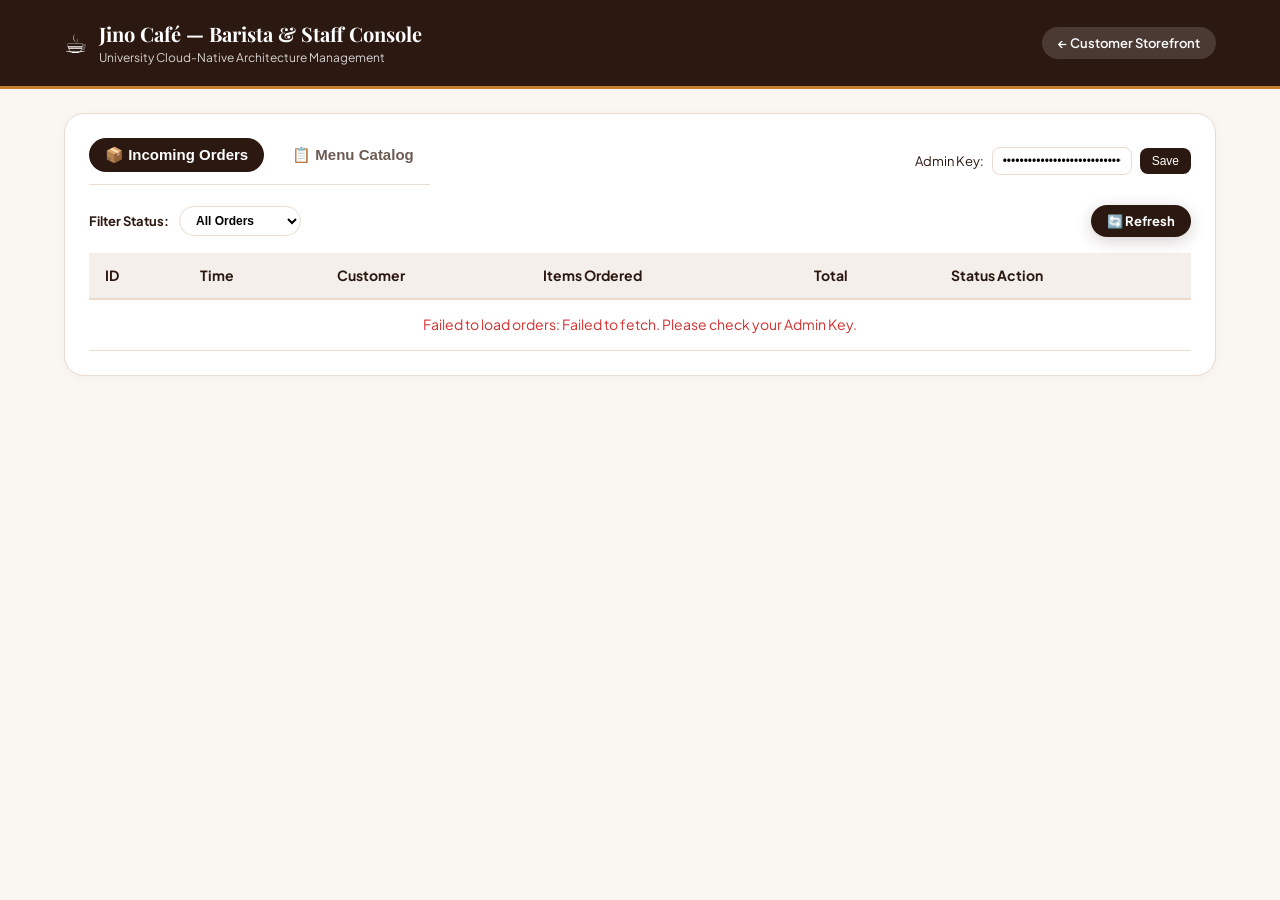
<file: frontend/admin/index.html>
<!DOCTYPE html>
<html lang="en">
<head>
  <meta charset="UTF-8">
  <meta name="viewport" content="width=device-width, initial-scale=1.0">
  <title>Staff Admin Portal — Jino Café</title>
  <link rel="stylesheet" href="../css/style.css">
  <style>
    .admin-header {
      background: var(--coffee-dark);
      color: white;
      padding: 18px 0;
      border-bottom: 3px solid var(--accent-caramel);
    }

    .admin-title-row {
      display: flex;
      justify-content: space-between;
      align-items: center;
      flex-wrap: wrap;
      gap: 16px;
    }

    .admin-controls-card {
      background: var(--bg-card);
      border: 1px solid var(--border-light);
      border-radius: var(--radius-lg);
      padding: 24px;
      margin: 24px 0;
      box-shadow: var(--shadow-sm);
    }

    .admin-tabs {
      display: flex;
      gap: 12px;
      border-bottom: 1px solid var(--border-light);
      padding-bottom: 12px;
      margin-bottom: 24px;
    }

    .admin-tab {
      background: none;
      border: none;
      font-size: 15px;
      font-weight: 700;
      color: var(--text-secondary);
      cursor: pointer;
      padding: 8px 16px;
      border-radius: var(--radius-full);
      transition: all 0.2s;
    }

    .admin-tab.active {
      background: var(--coffee-dark);
      color: white;
    }

    /* Tables */
    .table-container {
      width: 100%;
      overflow-x: auto;
    }

    .admin-table {
      width: 100%;
      border-collapse: collapse;
      text-align: left;
      font-size: 14px;
    }

    .admin-table th {
      background: var(--bg-subtle);
      color: var(--coffee-dark);
      padding: 12px 16px;
      font-weight: 700;
      border-bottom: 2px solid var(--border-light);
    }

    .admin-table td {
      padding: 14px 16px;
      border-bottom: 1px solid var(--border-light);
      vertical-align: middle;
    }

    .admin-table tr:hover {
      background: var(--bg-warm-tint);
    }

    .status-select {
      padding: 6px 12px;
      border-radius: var(--radius-full);
      border: 1px solid var(--border-light);
      font-weight: 700;
      font-size: 12px;
      cursor: pointer;
      background: white;
      outline: none;
    }
  </style>
</head>
<body>

  <!-- Admin Navbar -->
  <header class="admin-header">
    <div class="container admin-title-row">
      <div style="display: flex; align-items: center; gap: 12px;">
        <span style="font-size: 26px;">☕</span>
        <div>
          <h1 style="font-family: var(--font-serif); font-size: 20px;">Jino Café — Barista & Staff Console</h1>
          <p style="font-size: 12px; opacity: 0.8;">University Cloud-Native Architecture Management</p>
        </div>
      </div>
      <div>
        <a href="../index.html" style="color: white; text-decoration: none; font-size: 13px; font-weight: 600; background: rgba(255, 255, 255, 0.15); padding: 8px 16px; border-radius: var(--radius-full);">
          ← Customer Storefront
        </a>
      </div>
    </div>
  </header>

  <main class="container">
    <div class="admin-controls-card">
      <div style="display: flex; justify-content: space-between; align-items: center; flex-wrap: wrap; gap: 16px; margin-bottom: 20px;">
        <!-- Tabs -->
        <div class="admin-tabs" style="margin-bottom: 0;">
          <button class="admin-tab active" id="tabOrdersBtn" onclick="switchTab('orders')">
            📦 Incoming Orders
          </button>
          <button class="admin-tab" id="tabProductsBtn" onclick="switchTab('products')">
            📋 Menu Catalog
          </button>
        </div>

        <!-- Admin Key Setting -->
        <div style="display: flex; align-items: center; gap: 8px; font-size: 13px;">
          <span>Admin Key:</span>
          <input type="password" id="adminKeyInput" style="padding: 6px 10px; border: 1px solid var(--border-light); border-radius: var(--radius-sm); font-size: 12px; width: 140px;" title="Stored securely in browser memory">
          <button onclick="saveAdminKey()" style="padding: 6px 12px; background: var(--coffee-dark); color: white; border: none; border-radius: var(--radius-sm); cursor: pointer; font-size: 12px;">
            Save
          </button>
        </div>
      </div>

      <!-- ── SECTION: Orders Management ────────────────────── -->
      <div id="sectionOrders">
        <div style="display: flex; justify-content: space-between; align-items: center; margin-bottom: 16px;">
          <div style="display: flex; gap: 10px; align-items: center;">
            <label for="filterOrderStatus" style="font-size: 13px; font-weight: 700;">Filter Status:</label>
            <select id="filterOrderStatus" class="status-select" onchange="loadAdminOrders()">
              <option value="">All Orders</option>
              <option value="PENDING">PENDING</option>
              <option value="CONFIRMED">CONFIRMED</option>
              <option value="PREPARING">PREPARING</option>
              <option value="READY">READY</option>
              <option value="COMPLETED">COMPLETED</option>
              <option value="CANCELLED">CANCELLED</option>
            </select>
          </div>
          <button onclick="loadAdminOrders()" class="btn-primary" style="width: auto; padding: 8px 16px; font-size: 13px;">
            <span>🔄 Refresh</span>
          </button>
        </div>

        <div class="table-container">
          <table class="admin-table">
            <thead>
              <tr>
                <th>ID</th>
                <th>Time</th>
                <th>Customer</th>
                <th>Items Ordered</th>
                <th>Total</th>
                <th>Status Action</th>
              </tr>
            </thead>
            <tbody id="ordersTableBody">
              <tr><td colspan="6" style="text-align: center;">Loading orders...</td></tr>
            </tbody>
          </table>
        </div>
      </div>

      <!-- ── SECTION: Products Management ──────────────────── -->
      <div id="sectionProducts" style="display: none;">
        <div style="display: flex; justify-content: space-between; align-items: center; margin-bottom: 16px;">
          <h2 style="font-size: 18px; font-weight: 700; color: var(--coffee-dark);">Product Catalog</h2>
          <button onclick="openNewProductModal()" class="btn-primary" style="width: auto; padding: 8px 18px; font-size: 13px;">
            <span>+ Add New Product</span>
          </button>
        </div>

        <div class="table-container">
          <table class="admin-table">
            <thead>
              <tr>
                <th>ID</th>
                <th>Item</th>
                <th>Price</th>
                <th>Customization Options</th>
                <th>Availability</th>
                <th>Actions</th>
              </tr>
            </thead>
            <tbody id="productsTableBody">
              <tr><td colspan="6" style="text-align: center;">Loading menu...</td></tr>
            </tbody>
          </table>
        </div>
      </div>
    </div>
  </main>

  <!-- Add Product Modal -->
  <div class="modal-overlay" id="newProductModal">
    <div class="modal-container" style="max-width: 440px;">
      <div class="modal-body">
        <h2 class="modal-title" style="margin-bottom: 16px;">Add New Menu Item</h2>
        <form id="newProductForm">
          <div class="form-group">
            <label class="form-label">Category *</label>
            <select id="prodCategory" class="form-input" required></select>
          </div>
          <div class="form-group">
            <label class="form-label">Product Name *</label>
            <input type="text" id="prodName" class="form-input" placeholder="e.g. Vanilla Cold Foam Latte" required>
          </div>
          <div class="form-group">
            <label class="form-label">Price (THB) *</label>
            <input type="number" step="0.5" id="prodPrice" class="form-input" placeholder="e.g. 95.00" required>
          </div>
          <div class="form-group">
            <label class="form-label">Description</label>
            <textarea id="prodDesc" class="form-input" rows="2" placeholder="Tasting notes..."></textarea>
          </div>
          <div class="form-group">
            <label class="form-label">Image URL</label>
            <input type="url" id="prodImg" class="form-input" placeholder="https://...">
          </div>

          <div style="display: flex; gap: 10px; margin-top: 20px;">
            <button type="submit" class="btn-primary" style="flex: 1;">Save Product</button>
            <button type="button" onclick="closeNewProductModal()" class="btn-primary" style="flex: 1; background: var(--border-light); color: var(--coffee-dark); box-shadow: none;">Cancel</button>
          </div>
        </form>
      </div>
    </div>
  </div>

  <script src="../js/toast.js"></script>
  <script src="../js/api.js"></script>
  <script>
    function saveAdminKey() {
      const key = document.getElementById('adminKeyInput').value.trim();
      Api.setAdminKey(key);
      Toast.success('Admin key saved!');
      loadAdminOrders();
    }

    function switchTab(tab) {
      document.getElementById('tabOrdersBtn').classList.toggle('active', tab === 'orders');
      document.getElementById('tabProductsBtn').classList.toggle('active', tab === 'products');
      document.getElementById('sectionOrders').style.display = tab === 'orders' ? 'block' : 'none';
      document.getElementById('sectionProducts').style.display = tab === 'products' ? 'block' : 'none';

      if (tab === 'orders') loadAdminOrders();
      if (tab === 'products') loadAdminProducts();
    }

    async function loadAdminOrders() {
      const tbody = document.getElementById('ordersTableBody');
      const filter = document.getElementById('filterOrderStatus').value;

      try {
        const res = await Api.getAdminOrders({ status: filter || undefined });
        const orders = res.items || [];

        if (orders.length === 0) {
          tbody.innerHTML = '<tr><td colspan="6" style="text-align: center; color: var(--text-muted); padding: 30px;">No orders found.</td></tr>';
          return;
        }

        tbody.innerHTML = orders.map(o => {
          const itemsText = o.items.map(it => `<div>• ${it.product_name || `Item #${it.product_id}`} × ${it.quantity}</div>`).join('');
          
          return `
            <tr>
              <td><strong>#${o.id}</strong></td>
              <td style="font-size: 12px; color: var(--text-muted);">${new Date(o.created_at).toLocaleTimeString([], {hour: '2-digit', minute: '2-digit'})}</td>
              <td>
                <div style="font-weight: 600;">${o.customer_name}</div>
                <div style="font-size: 12px; color: var(--text-muted);">${o.customer_email}</div>
              </td>
              <td>${itemsText}</td>
              <td><strong>฿${Number(o.total_amount).toFixed(2)}</strong></td>
              <td>
                <select class="status-select status-${o.status.toLowerCase()}" onchange="changeStatus(${o.id}, this.value)">
                  <option value="PENDING" ${o.status === 'PENDING' ? 'selected' : ''}>PENDING</option>
                  <option value="CONFIRMED" ${o.status === 'CONFIRMED' ? 'selected' : ''}>CONFIRMED</option>
                  <option value="PREPARING" ${o.status === 'PREPARING' ? 'selected' : ''}>PREPARING</option>
                  <option value="READY" ${o.status === 'READY' ? 'selected' : ''}>READY</option>
                  <option value="COMPLETED" ${o.status === 'COMPLETED' ? 'selected' : ''}>COMPLETED</option>
                  <option value="CANCELLED" ${o.status === 'CANCELLED' ? 'selected' : ''}>CANCELLED</option>
                </select>
              </td>
            </tr>
          `;
        }).join('');
      } catch (err) {
        tbody.innerHTML = `<tr><td colspan="6" style="text-align: center; color: var(--accent-red);">Failed to load orders: ${err.message}. Please check your Admin Key.</td></tr>`;
      }
    }

    async function changeStatus(orderId, newStatus) {
      try {
        await Api.updateOrderStatus(orderId, newStatus);
        Toast.success(`Order #${orderId} updated to ${newStatus}`);
        loadAdminOrders();
      } catch (err) {
        Toast.error(err.message);
        loadAdminOrders();
      }
    }

    async function loadAdminProducts() {
      const tbody = document.getElementById('productsTableBody');
      try {
        const res = await Api.getProducts({ limit: 100 });
        const prods = res.items || [];

        tbody.innerHTML = prods.map(p => `
          <tr>
            <td>#${p.id}</td>
            <td>
              <strong>${p.name}</strong>
              <div style="font-size: 12px; color: var(--text-muted);">${p.description || ''}</div>
            </td>
            <td>฿${Number(p.price).toFixed(2)}</td>
            <td style="font-size: 12px; color: var(--text-secondary);">${p.options ? Object.keys(p.options).join(', ') : 'Standard'}</td>
            <td>
              <span class="badge-status ${p.is_available ? 'status-ready' : 'status-cancelled'}">
                ${p.is_available ? 'Available' : 'Disabled'}
              </span>
            </td>
            <td>
              <button onclick="toggleProduct(${p.id}, ${!p.is_available})" style="padding: 4px 10px; font-size: 11px; border-radius: var(--radius-sm); border: 1px solid var(--border-light); cursor: pointer;">
                ${p.is_available ? 'Disable' : 'Enable'}
              </button>
            </td>
          </tr>
        `).join('');
      } catch (err) {
        tbody.innerHTML = `<tr><td colspan="6" style="text-align: center; color: var(--accent-red);">${err.message}</td></tr>`;
      }
    }

    async function toggleProduct(productId, newState) {
      try {
        await Api.updateProduct(productId, { is_available: newState });
        Toast.success(`Product #${productId} availability updated.`);
        loadAdminProducts();
      } catch (err) {
        Toast.error(err.message);
      }
    }

    async function openNewProductModal() {
      const modal = document.getElementById('newProductModal');
      const catSelect = document.getElementById('prodCategory');
      try {
        const cats = await Api.getCategories();
        catSelect.innerHTML = cats.map(c => `<option value="${c.id}">${c.name}</option>`).join('');
        modal.classList.add('active');
      } catch (err) {
        Toast.error('Could not load categories');
      }
    }

    function closeNewProductModal() {
      document.getElementById('newProductModal').classList.remove('active');
    }

    document.getElementById('newProductForm').addEventListener('submit', async (e) => {
      e.preventDefault();
      const payload = {
        category_id: parseInt(document.getElementById('prodCategory').value),
        name: document.getElementById('prodName').value.trim(),
        price: parseFloat(document.getElementById('prodPrice').value),
        description: document.getElementById('prodDesc').value.trim() || null,
        image_url: document.getElementById('prodImg').value.trim() || null
      };

      try {
        await Api.createProduct(payload);
        Toast.success('Product created!');
        closeNewProductModal();
        loadAdminProducts();
      } catch (err) {
        Toast.error(err.message);
      }
    });

    document.addEventListener('DOMContentLoaded', () => {
      document.getElementById('adminKeyInput').value = Api.getAdminKey();
      loadAdminOrders();
    });
  </script>
</body>
</html>
</file>
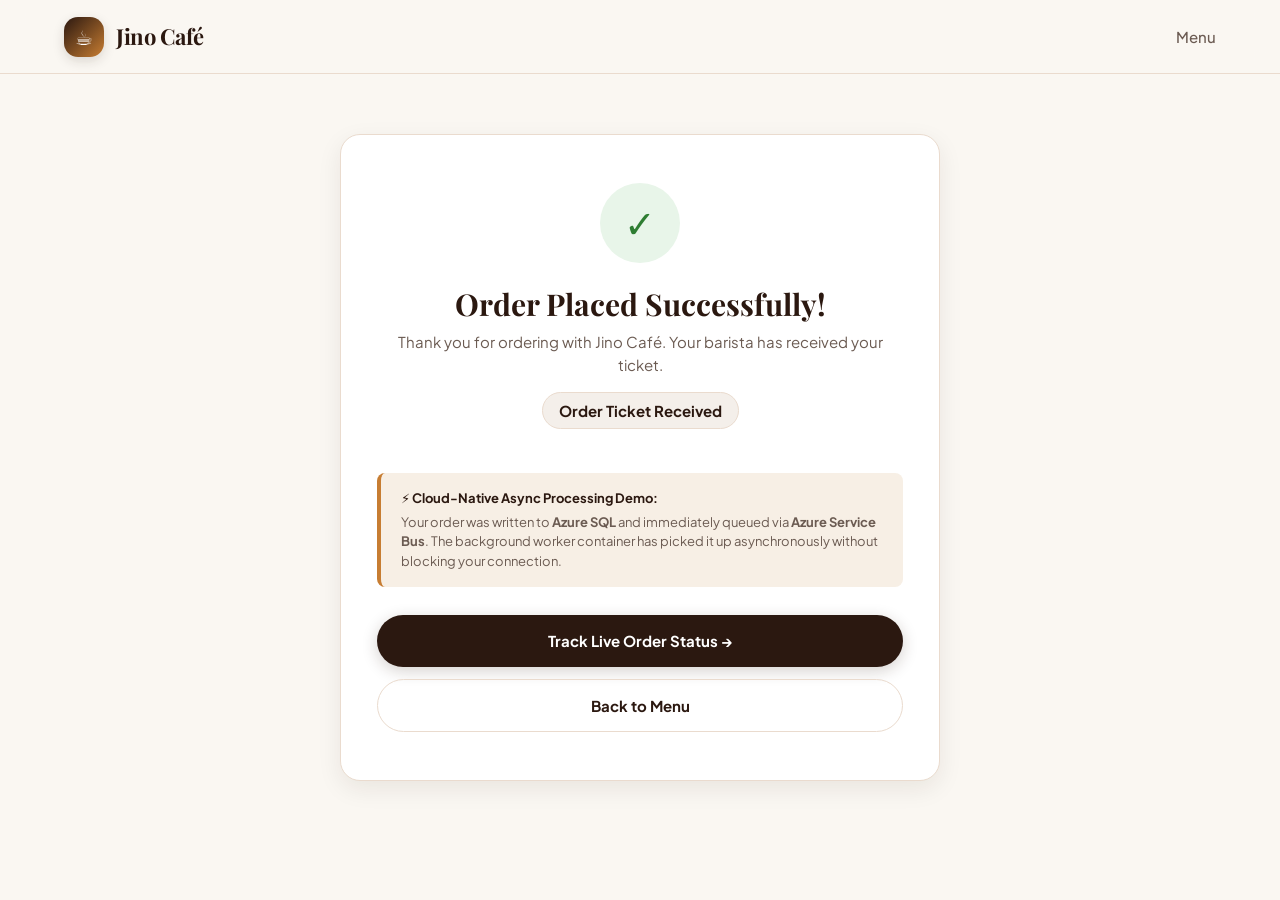
<file: frontend/confirmation.html>
<!DOCTYPE html>
<html lang="en">
<head>
  <meta charset="UTF-8">
  <meta name="viewport" content="width=device-width, initial-scale=1.0">
  <title>Order Confirmed — Jino Café</title>
  <link rel="stylesheet" href="css/style.css">
  <style>
    .confirm-container {
      max-width: 600px;
      margin: 60px auto 100px;
      background: var(--bg-card);
      border: 1px solid var(--border-light);
      border-radius: var(--radius-lg);
      padding: 48px 36px;
      text-align: center;
      box-shadow: var(--shadow-md);
    }

    .success-icon-wrap {
      width: 80px;
      height: 80px;
      background: #E8F5E9;
      color: #2E7D32;
      border-radius: var(--radius-full);
      display: flex;
      align-items: center;
      justify-content: center;
      font-size: 38px;
      margin: 0 auto 24px;
      animation: pop 0.4s cubic-bezier(0.16, 1, 0.3, 1);
    }

    @keyframes pop {
      0% { transform: scale(0.6); opacity: 0; }
      100% { transform: scale(1); opacity: 1; }
    }

    .order-id-badge {
      display: inline-block;
      background: var(--bg-subtle);
      border: 1px solid var(--border-light);
      padding: 6px 16px;
      border-radius: var(--radius-full);
      font-weight: 700;
      color: var(--coffee-dark);
      font-size: 15px;
      margin: 16px 0;
    }

    .cloud-architecture-notice {
      background: var(--bg-warm-tint);
      border-left: 4px solid var(--accent-caramel);
      padding: 16px 20px;
      border-radius: var(--radius-sm);
      text-align: left;
      font-size: 13px;
      color: var(--coffee-dark);
      margin: 28px 0;
      line-height: 1.5;
    }
  </style>
</head>
<body>

  <header class="navbar">
    <div class="container nav-container">
      <a href="index.html" class="brand">
        <div class="brand-icon">☕</div>
        <span class="brand-text">Jino Café</span>
      </a>
      <a href="index.html" class="nav-link">Menu</a>
    </div>
  </header>

  <main class="container">
    <div class="confirm-container">
      <div class="success-icon-wrap">✓</div>
      <h1 class="hero-title" style="font-size: 30px; margin-bottom: 8px;">Order Placed Successfully!</h1>
      <p style="color: var(--text-secondary); font-size: 15px;">Thank you for ordering with Jino Café. Your barista has received your ticket.</p>

      <div class="order-id-badge" id="orderBadge">Order #...</div>

      <!-- Cloud Architecture explanation for the university assignment -->
      <div class="cloud-architecture-notice">
        <strong>⚡ Cloud-Native Async Processing Demo:</strong>
        <p style="margin-top: 4px; color: var(--text-secondary);">
          Your order was written to <strong>Azure SQL</strong> and immediately queued via <strong>Azure Service Bus</strong>. The background worker container has picked it up asynchronously without blocking your connection.
        </p>
      </div>

      <div style="display: flex; flex-direction: column; gap: 12px; margin-top: 24px;">
        <a id="trackOrderBtn" href="#" class="btn-primary">
          <span>Track Live Order Status →</span>
        </a>
        <a href="index.html" class="btn-primary" style="background: transparent; color: var(--coffee-dark); border: 1px solid var(--border-light); box-shadow: none;">
          <span>Back to Menu</span>
        </a>
      </div>
    </div>
  </main>

  <script>
    document.addEventListener('DOMContentLoaded', () => {
      const urlParams = new URLSearchParams(window.location.search);
      const orderId = urlParams.get('id');
      const email = urlParams.get('email');

      if (orderId) {
        document.getElementById('orderBadge').textContent = `Order Ticket #${orderId}`;
        const trackBtn = document.getElementById('trackOrderBtn');
        trackBtn.href = `orders.html?id=${orderId}&email=${encodeURIComponent(email || '')}`;
      } else {
        document.getElementById('orderBadge').textContent = 'Order Ticket Received';
      }
    });
  </script>
</body>
</html>
</file>
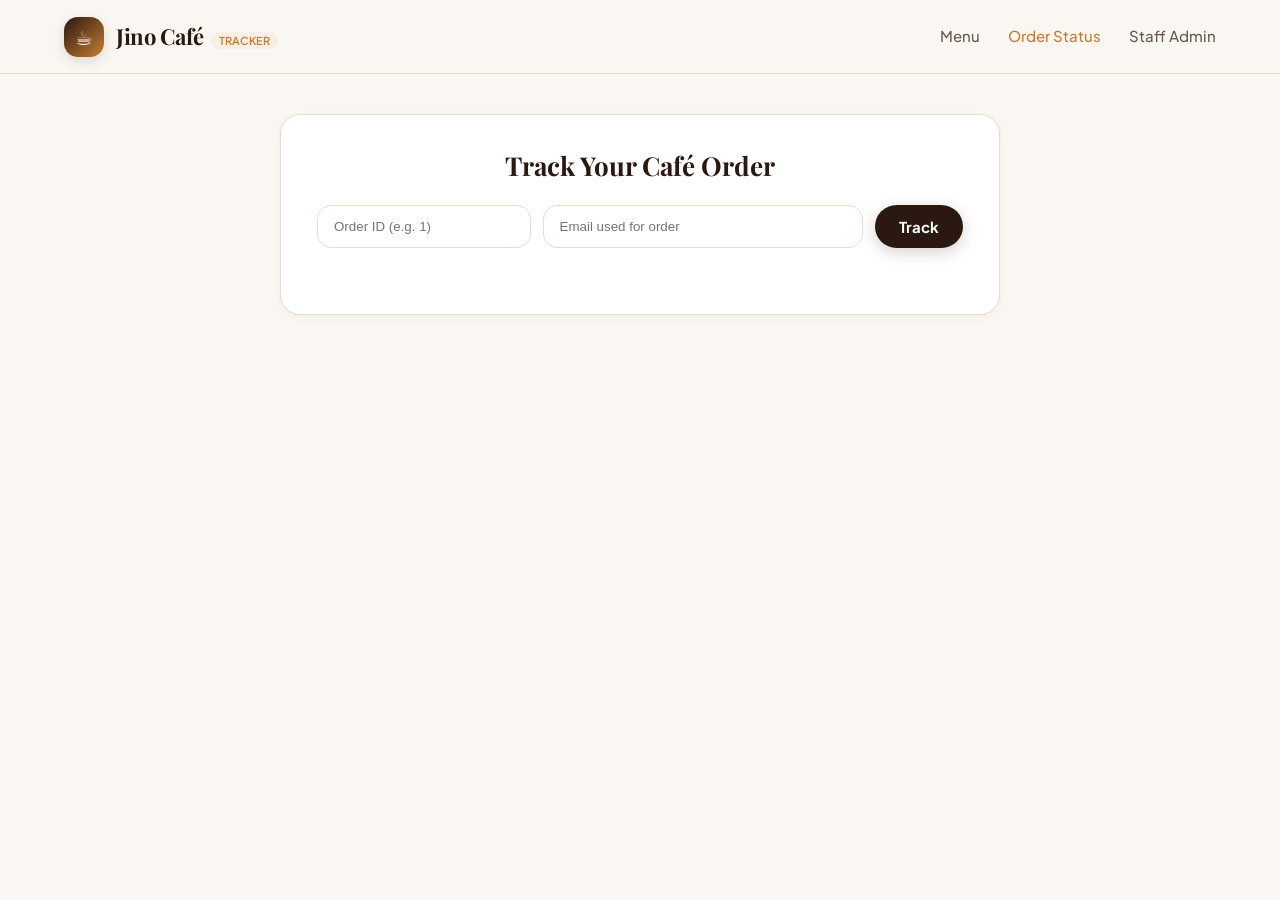
<file: frontend/orders.html>
<!DOCTYPE html>
<html lang="en">
<head>
  <meta charset="UTF-8">
  <meta name="viewport" content="width=device-width, initial-scale=1.0">
  <title>Live Order Tracking — Jino Café</title>
  <link rel="stylesheet" href="css/style.css">
  <style>
    .tracking-card {
      max-width: 720px;
      margin: 40px auto 80px;
      background: var(--bg-card);
      border: 1px solid var(--border-light);
      border-radius: var(--radius-lg);
      padding: 36px;
      box-shadow: var(--shadow-sm);
    }

    .search-order-form {
      display: grid;
      grid-template-columns: 1fr 1.5fr auto;
      gap: 12px;
      margin-bottom: 30px;
    }

    @media (max-width: 640px) {
      .search-order-form {
        grid-template-columns: 1fr;
      }
    }
  </style>
</head>
<body>

  <!-- ── Header / Navbar ─────────────────────────────────── -->
  <header class="navbar">
    <div class="container nav-container">
      <a href="index.html" class="brand">
        <div class="brand-icon">☕</div>
        <div>
          <span class="brand-text">Jino Café</span>
          <span class="brand-badge">Tracker</span>
        </div>
      </a>
      <ul class="nav-links">
        <li><a href="index.html" class="nav-link">Menu</a></li>
        <li><a href="orders.html" class="nav-link active">Order Status</a></li>
        <li><a href="admin/index.html" class="nav-link">Staff Admin</a></li>
      </ul>
    </div>
  </header>

  <main class="container">
    <div class="tracking-card">
      <h1 class="hero-title" style="font-size: 26px; text-align: center; margin-bottom: 24px;">
        Track Your Café Order
      </h1>

      <!-- Lookup Form -->
      <form class="search-order-form" id="orderLookupForm">
        <input type="number" id="lookupId" class="search-box" style="padding: 12px 16px; border: 1px solid var(--border-light); border-radius: var(--radius-md);" placeholder="Order ID (e.g. 1)" required>
        <input type="email" id="lookupEmail" class="search-box" style="padding: 12px 16px; border: 1px solid var(--border-light); border-radius: var(--radius-md);" placeholder="Email used for order" required>
        <button type="submit" class="btn-primary" style="padding: 12px 24px; width: auto;">
          <span>Track</span>
        </button>
      </form>

      <!-- Order Details Area (Hidden by default until loaded) -->
      <div id="orderDetailsArea" style="display: none;">
        <div style="display: flex; justify-content: space-between; align-items: center; border-bottom: 1px solid var(--border-light); padding-bottom: 16px;">
          <div>
            <h2 id="orderTicketTitle" style="font-family: var(--font-serif); font-size: 20px; color: var(--coffee-dark);">
              Order #...
            </h2>
            <p id="orderCustomerInfo" style="font-size: 13px; color: var(--text-muted);"></p>
          </div>
          <div>
            <span id="orderStatusBadge" class="badge-status status-pending">PENDING</span>
          </div>
        </div>

        <!-- Visual Timeline -->
        <div class="timeline" id="statusTimeline">
          <div class="timeline-step" data-step="PENDING">
            <div class="step-bubble">1</div>
            <div class="step-label">Received</div>
          </div>
          <div class="timeline-step" data-step="CONFIRMED">
            <div class="step-bubble">2</div>
            <div class="step-label">Confirmed</div>
          </div>
          <div class="timeline-step" data-step="PREPARING">
            <div class="step-bubble">3</div>
            <div class="step-label">Brewing</div>
          </div>
          <div class="timeline-step" data-step="READY">
            <div class="step-bubble">4</div>
            <div class="step-label">Ready</div>
          </div>
          <div class="timeline-step" data-step="COMPLETED">
            <div class="step-bubble">5</div>
            <div class="step-label">Collected</div>
          </div>
        </div>

        <!-- Items Ordered -->
        <div style="margin-top: 30px;">
          <h3 style="font-size: 15px; font-weight: 700; color: var(--coffee-dark); margin-bottom: 12px;">Items in this Order</h3>
          <div id="orderItemsSummaryList" style="border-top: 1px solid var(--border-light);"></div>
          
          <div class="cart-summary-row total" style="margin-top: 16px;">
            <span>Total Paid</span>
            <span id="orderTotalPaid" style="color: var(--accent-caramel);">฿0.00</span>
          </div>
        </div>

        <div style="text-align: center; margin-top: 28px;">
          <button id="btnAutoRefresh" class="btn-primary" style="background: var(--bg-subtle); color: var(--coffee-dark); border: 1px solid var(--border-light); box-shadow: none; display: inline-flex; width: auto; padding: 10px 20px; font-size: 13px;">
            <span>🔄 Refresh Status</span>
          </button>
        </div>
      </div>

      <!-- Not Found / Error Banner -->
      <div id="lookupErrorState" class="empty-state" style="display: none;">
        <div class="empty-icon">🔍</div>
        <div class="empty-title">Order Not Found</div>
        <p class="empty-desc">Check your Order ID and the exact email address used at checkout.</p>
      </div>
    </div>
  </main>

  <script src="js/toast.js"></script>
  <script src="js/api.js"></script>
  <script>
    const STATUS_FLOW = ['PENDING', 'CONFIRMED', 'PREPARING', 'READY', 'COMPLETED'];

    async function loadOrder(orderId, email) {
      const detailsArea = document.getElementById('orderDetailsArea');
      const errArea = document.getElementById('lookupErrorState');

      try {
        const order = await Api.getOrder(orderId, email);
        errArea.style.display = 'none';
        detailsArea.style.display = 'block';

        // Fill basic info
        document.getElementById('orderTicketTitle').textContent = `Order Ticket #${order.id}`;
        document.getElementById('orderCustomerInfo').textContent = `${order.customer_name} (${order.customer_email}) • ${new Date(order.created_at).toLocaleString()}`;
        document.getElementById('orderTotalPaid').textContent = `฿${Number(order.total_amount).toFixed(2)}`;

        // Status badge
        const badge = document.getElementById('orderStatusBadge');
        badge.className = `badge-status status-${order.status.toLowerCase()}`;
        badge.textContent = order.status;

        // Timeline
        const currentIdx = STATUS_FLOW.indexOf(order.status);
        const steps = document.querySelectorAll('.timeline-step');
        steps.forEach((step, idx) => {
          step.classList.remove('completed', 'active');
          if (order.status === 'CANCELLED') {
            // Cancelled
          } else if (idx < currentIdx) {
            step.classList.add('completed');
          } else if (idx === currentIdx) {
            step.classList.add('active');
          }
        });

        // Items
        const itemsList = document.getElementById('orderItemsSummaryList');
        itemsList.innerHTML = order.items.map(it => {
          const opts = it.selected_options && Object.keys(it.selected_options).length > 0
            ? Object.entries(it.selected_options).map(([k, v]) => `${v}`).join(', ')
            : 'Standard';

          return `
            <div style="display: flex; justify-content: space-between; padding: 10px 0; border-bottom: 1px solid var(--border-light); font-size: 14px;">
              <div>
                <strong>${it.product_name || `Product #${it.product_id}`} × ${it.quantity}</strong>
                <div style="font-size: 12px; color: var(--text-muted);">${opts}</div>
              </div>
              <div style="font-weight: 700;">฿${(it.unit_price * it.quantity).toFixed(2)}</div>
            </div>
          `;
        }).join('');

      } catch (err) {
        detailsArea.style.display = 'none';
        errArea.style.display = 'block';
        Toast.error(err.message);
      }
    }

    document.addEventListener('DOMContentLoaded', () => {
      const urlParams = new URLSearchParams(window.location.search);
      const urlId = urlParams.get('id');
      const urlEmail = urlParams.get('email');

      if (urlId && urlEmail) {
        document.getElementById('lookupId').value = urlId;
        document.getElementById('lookupEmail').value = urlEmail;
        loadOrder(urlId, urlEmail);
      }

      document.getElementById('orderLookupForm').addEventListener('submit', (e) => {
        e.preventDefault();
        const id = document.getElementById('lookupId').value.trim();
        const email = document.getElementById('lookupEmail').value.trim();
        loadOrder(id, email);
      });

      document.getElementById('btnAutoRefresh').addEventListener('click', () => {
        const id = document.getElementById('lookupId').value.trim();
        const email = document.getElementById('lookupEmail').value.trim();
        if (id && email) {
          loadOrder(id, email);
          Toast.info('Status updated!');
        }
      });
    });
  </script>
</body>
</html>
</file>
<file: frontend/css/style.css>
/* ═══════════════════════════════════════════════════════════════
   Jino Café — Premium Modern Café Stylesheet
   Palette: Warm Cream, Espresso Brown, Caramel Amber, Soft Beige
   ═══════════════════════════════════════════════════════════════ */

@import url('https://fonts.googleapis.com/css2?family=Plus+Jakarta+Sans:wght@300;400;500;600;700;800&family=Playfair+Display:ital,wght@0,600;0,700;1,600&display=swap');

:root {
  /* Color System */
  --bg-cream: #FAF7F2;
  --bg-card: #FFFFFF;
  --bg-subtle: #F4EFEA;
  --bg-warm-tint: #F7EFE5;

  --coffee-dark: #2B1810;
  --coffee-medium: #4A2E1B;
  --coffee-light: #7A533E;
  
  --accent-caramel: #C77D32;
  --accent-caramel-hover: #B06922;
  --accent-gold: #DF9B52;
  --accent-green: #2E7D32;
  --accent-red: #D32F2F;
  --accent-blue: #1976D2;

  --text-primary: #2B1810;
  --text-secondary: #6B5B52;
  --text-muted: #9E8E85;
  --text-inverted: #FFFFFF;

  --border-light: #EADBCE;
  --border-focus: #C77D32;

  /* Elevation / Shadows */
  --shadow-sm: 0 2px 8px rgba(43, 24, 16, 0.04);
  --shadow-md: 0 8px 24px rgba(43, 24, 16, 0.08);
  --shadow-lg: 0 16px 40px rgba(43, 24, 16, 0.12);
  --shadow-hover: 0 12px 32px rgba(199, 125, 50, 0.18);

  /* Radius */
  --radius-sm: 8px;
  --radius-md: 14px;
  --radius-lg: 20px;
  --radius-full: 9999px;

  /* Typography */
  --font-sans: 'Plus Jakarta Sans', system-ui, -apple-system, sans-serif;
  --font-serif: 'Playfair Display', Georgia, serif;

  /* Layout */
  --header-height: 74px;
  --container-max: 1200px;
}

/* Reset & Basics */
*, *::before, *::after {
  box-sizing: border-box;
  margin: 0;
  padding: 0;
}

html {
  scroll-behavior: smooth;
}

body {
  font-family: var(--font-sans);
  background-color: var(--bg-cream);
  color: var(--text-primary);
  line-height: 1.55;
  -webkit-font-smoothing: antialiased;
  min-height: 100vh;
  display: flex;
  flex-direction: column;
}

/* Container */
.container {
  width: 100%;
  max-width: var(--container-max);
  margin: 0 auto;
  padding: 0 24px;
}

/* ── Navbar ────────────────────────────────────────── */
.navbar {
  position: sticky;
  top: 0;
  z-index: 100;
  background-color: rgba(250, 247, 242, 0.92);
  backdrop-filter: blur(12px);
  border-bottom: 1px solid var(--border-light);
  height: var(--header-height);
  display: flex;
  align-items: center;
}

.nav-container {
  display: flex;
  align-items: center;
  justify-content: space-between;
  width: 100%;
}

.brand {
  display: flex;
  align-items: center;
  gap: 12px;
  text-decoration: none;
  color: var(--coffee-dark);
}

.brand-icon {
  width: 40px;
  height: 40px;
  background: linear-gradient(135deg, var(--coffee-dark), var(--accent-caramel));
  color: white;
  border-radius: var(--radius-md);
  display: flex;
  align-items: center;
  justify-content: center;
  font-size: 20px;
  box-shadow: 0 4px 12px rgba(43, 24, 16, 0.15);
}

.brand-text {
  font-family: var(--font-serif);
  font-size: 22px;
  font-weight: 700;
  letter-spacing: -0.02em;
}

.brand-badge {
  font-size: 11px;
  font-family: var(--font-sans);
  font-weight: 600;
  color: var(--accent-caramel);
  background: var(--bg-warm-tint);
  padding: 2px 8px;
  border-radius: var(--radius-full);
  margin-left: 4px;
  text-transform: uppercase;
}

.nav-links {
  display: flex;
  align-items: center;
  gap: 28px;
  list-style: none;
}

.nav-link {
  text-decoration: none;
  color: var(--text-secondary);
  font-weight: 500;
  font-size: 15px;
  transition: all 0.2s ease;
  position: relative;
}

.nav-link:hover, .nav-link.active {
  color: var(--accent-caramel);
}

.nav-actions {
  display: flex;
  align-items: center;
  gap: 16px;
}

/* Cart Trigger Button */
.btn-cart {
  position: relative;
  background: var(--bg-card);
  border: 1px solid var(--border-light);
  color: var(--coffee-dark);
  padding: 10px 18px;
  border-radius: var(--radius-full);
  font-weight: 600;
  font-size: 14px;
  cursor: pointer;
  display: flex;
  align-items: center;
  gap: 8px;
  box-shadow: var(--shadow-sm);
  transition: all 0.2s ease;
}

.btn-cart:hover {
  background: var(--bg-warm-tint);
  border-color: var(--accent-caramel);
  transform: translateY(-1px);
}

.cart-count {
  background: var(--accent-caramel);
  color: white;
  font-size: 11px;
  font-weight: 700;
  min-width: 20px;
  height: 20px;
  border-radius: 10px;
  display: inline-flex;
  align-items: center;
  justify-content: center;
  padding: 0 6px;
}

/* ── Hero Banner ───────────────────────────────────── */
.hero {
  padding: 56px 0 40px;
  text-align: center;
  background: radial-gradient(circle at 50% 20%, rgba(199, 125, 50, 0.08) 0%, transparent 60%);
}

.hero-subtitle {
  color: var(--accent-caramel);
  font-weight: 600;
  text-transform: uppercase;
  font-size: 13px;
  letter-spacing: 0.1em;
  margin-bottom: 12px;
  display: inline-block;
}

.hero-title {
  font-family: var(--font-serif);
  font-size: clamp(32px, 5vw, 48px);
  font-weight: 700;
  color: var(--coffee-dark);
  line-height: 1.15;
  margin-bottom: 14px;
}

.hero-desc {
  max-width: 580px;
  margin: 0 auto 32px;
  color: var(--text-secondary);
  font-size: 16px;
}

/* Search Bar & Controls */
.menu-controls {
  max-width: 720px;
  margin: 0 auto;
  display: flex;
  gap: 12px;
}

.search-box {
  flex: 1;
  position: relative;
}

.search-box input {
  width: 100%;
  padding: 14px 20px 14px 44px;
  border-radius: var(--radius-full);
  border: 1px solid var(--border-light);
  background: var(--bg-card);
  font-size: 15px;
  font-family: var(--font-sans);
  color: var(--text-primary);
  outline: none;
  box-shadow: var(--shadow-sm);
  transition: all 0.2s ease;
}

.search-box input:focus {
  border-color: var(--border-focus);
  box-shadow: 0 0 0 3px rgba(199, 125, 50, 0.15);
}

.search-icon {
  position: absolute;
  left: 16px;
  top: 50%;
  transform: translateY(-50%);
  color: var(--text-muted);
  font-size: 18px;
}

/* ── Category Tabs ─────────────────────────────────── */
.category-tabs {
  display: flex;
  gap: 10px;
  overflow-x: auto;
  padding: 24px 0 16px;
  scrollbar-width: none;
}
.category-tabs::-webkit-scrollbar {
  display: none;
}

.category-tab {
  background: var(--bg-card);
  border: 1px solid var(--border-light);
  padding: 10px 20px;
  border-radius: var(--radius-full);
  color: var(--text-secondary);
  font-size: 14px;
  font-weight: 600;
  cursor: pointer;
  white-space: nowrap;
  display: flex;
  align-items: center;
  gap: 8px;
  transition: all 0.2s ease;
}

.category-tab:hover {
  background: var(--bg-subtle);
  color: var(--text-primary);
}

.category-tab.active {
  background: var(--coffee-dark);
  color: var(--text-inverted);
  border-color: var(--coffee-dark);
  box-shadow: 0 4px 14px rgba(43, 24, 16, 0.2);
}

/* ── Products Grid ─────────────────────────────────── */
.products-section {
  padding: 20px 0 60px;
}

.section-header {
  display: flex;
  align-items: center;
  justify-content: space-between;
  margin-bottom: 24px;
}

.section-title {
  font-family: var(--font-serif);
  font-size: 26px;
  font-weight: 700;
  color: var(--coffee-dark);
}

.products-grid {
  display: grid;
  grid-template-columns: repeat(auto-fill, minmax(270px, 1fr));
  gap: 24px;
}

/* Product Card */
.product-card {
  background: var(--bg-card);
  border-radius: var(--radius-lg);
  overflow: hidden;
  border: 1px solid var(--border-light);
  box-shadow: var(--shadow-sm);
  display: flex;
  flex-direction: column;
  transition: transform 0.25s cubic-bezier(0.16, 1, 0.3, 1), box-shadow 0.25s ease;
  position: relative;
}

.product-card:hover {
  transform: translateY(-5px);
  box-shadow: var(--shadow-hover);
}

.card-media {
  position: relative;
  width: 100%;
  height: 200px;
  background-color: var(--bg-subtle);
  overflow: hidden;
}

.card-media img {
  width: 100%;
  height: 100%;
  object-fit: cover;
  transition: transform 0.4s ease;
}

.product-card:hover .card-media img {
  transform: scale(1.05);
}

.card-badge {
  position: absolute;
  top: 12px;
  left: 12px;
  background: rgba(255, 255, 255, 0.92);
  backdrop-filter: blur(8px);
  padding: 4px 10px;
  border-radius: var(--radius-full);
  font-size: 11px;
  font-weight: 700;
  color: var(--coffee-dark);
  text-transform: uppercase;
}

.card-content {
  padding: 18px;
  display: flex;
  flex-direction: column;
  flex-grow: 1;
}

.card-title {
  font-size: 18px;
  font-weight: 700;
  color: var(--coffee-dark);
  margin-bottom: 6px;
}

.card-desc {
  font-size: 13px;
  color: var(--text-secondary);
  line-height: 1.45;
  margin-bottom: 16px;
  display: -webkit-box;
  -webkit-line-clamp: 2;
  -webkit-box-orient: vertical;
  overflow: hidden;
  flex-grow: 1;
}

.card-footer {
  display: flex;
  align-items: center;
  justify-content: space-between;
  margin-top: auto;
  padding-top: 12px;
  border-top: 1px dashed var(--border-light);
}

.card-price {
  font-size: 20px;
  font-weight: 800;
  color: var(--coffee-dark);
}

.card-price span {
  font-size: 13px;
  font-weight: 600;
  color: var(--accent-caramel);
}

.btn-add {
  background: var(--coffee-dark);
  color: white;
  border: none;
  width: 40px;
  height: 40px;
  border-radius: var(--radius-full);
  display: flex;
  align-items: center;
  justify-content: center;
  cursor: pointer;
  font-size: 18px;
  transition: all 0.2s ease;
}

.btn-add:hover {
  background: var(--accent-caramel);
  transform: scale(1.08);
}

/* ── Cart Drawer ───────────────────────────────────── */
.cart-drawer-overlay {
  position: fixed;
  inset: 0;
  background: rgba(43, 24, 16, 0.45);
  backdrop-filter: blur(4px);
  z-index: 200;
  opacity: 0;
  pointer-events: none;
  transition: opacity 0.3s ease;
}

.cart-drawer-overlay.active {
  opacity: 1;
  pointer-events: auto;
}

.cart-drawer {
  position: fixed;
  top: 0;
  right: -440px;
  width: 100%;
  max-width: 420px;
  height: 100vh;
  background: var(--bg-card);
  z-index: 201;
  display: flex;
  flex-direction: column;
  box-shadow: -8px 0 32px rgba(43, 24, 16, 0.15);
  transition: right 0.35s cubic-bezier(0.16, 1, 0.3, 1);
}

.cart-drawer.active {
  right: 0;
}

.cart-header {
  padding: 20px 24px;
  border-bottom: 1px solid var(--border-light);
  display: flex;
  align-items: center;
  justify-content: space-between;
}

.cart-header-title {
  font-family: var(--font-serif);
  font-size: 20px;
  font-weight: 700;
  color: var(--coffee-dark);
  display: flex;
  align-items: center;
  gap: 10px;
}

.btn-close {
  background: var(--bg-subtle);
  border: none;
  width: 34px;
  height: 34px;
  border-radius: var(--radius-full);
  cursor: pointer;
  display: flex;
  align-items: center;
  justify-content: center;
  font-size: 16px;
  color: var(--text-secondary);
  transition: all 0.2s;
}

.btn-close:hover {
  background: var(--border-light);
  color: var(--coffee-dark);
}

.cart-body {
  flex-grow: 1;
  overflow-y: auto;
  padding: 20px 24px;
  display: flex;
  flex-direction: column;
  gap: 16px;
}

.cart-item {
  display: flex;
  gap: 14px;
  padding-bottom: 16px;
  border-bottom: 1px solid var(--border-light);
}

.cart-item-img {
  width: 64px;
  height: 64px;
  border-radius: var(--radius-md);
  object-fit: cover;
  background: var(--bg-subtle);
}

.cart-item-info {
  flex-grow: 1;
}

.cart-item-title {
  font-size: 14px;
  font-weight: 700;
  color: var(--coffee-dark);
}

.cart-item-options {
  font-size: 12px;
  color: var(--text-muted);
  margin-top: 2px;
}

.cart-item-price {
  font-size: 14px;
  font-weight: 700;
  color: var(--accent-caramel);
  margin-top: 4px;
}

.cart-item-controls {
  display: flex;
  align-items: center;
  gap: 8px;
  margin-top: 8px;
}

.qty-btn {
  width: 26px;
  height: 26px;
  border-radius: var(--radius-full);
  border: 1px solid var(--border-light);
  background: var(--bg-subtle);
  display: flex;
  align-items: center;
  justify-content: center;
  cursor: pointer;
  font-weight: 700;
  font-size: 13px;
  transition: all 0.15s;
}

.qty-btn:hover {
  background: var(--border-light);
}

.qty-val {
  font-size: 13px;
  font-weight: 600;
  min-width: 18px;
  text-align: center;
}

.btn-item-remove {
  background: none;
  border: none;
  color: var(--text-muted);
  cursor: pointer;
  font-size: 12px;
  margin-left: auto;
  text-decoration: underline;
  padding: 4px;
}
.btn-item-remove:hover {
  color: var(--accent-red);
}

.cart-footer {
  padding: 20px 24px;
  border-top: 1px solid var(--border-light);
  background: var(--bg-cream);
}

.cart-summary-row {
  display: flex;
  justify-content: space-between;
  font-size: 14px;
  color: var(--text-secondary);
  margin-bottom: 8px;
}

.cart-summary-row.total {
  font-size: 18px;
  font-weight: 800;
  color: var(--coffee-dark);
  margin-top: 8px;
  padding-top: 10px;
  border-top: 1px dashed var(--border-light);
}

/* ── Primary Buttons ───────────────────────────────── */
.btn-primary {
  width: 100%;
  padding: 14px 24px;
  background: var(--coffee-dark);
  color: white;
  border: none;
  border-radius: var(--radius-full);
  font-family: var(--font-sans);
  font-size: 15px;
  font-weight: 700;
  cursor: pointer;
  display: flex;
  align-items: center;
  justify-content: center;
  gap: 10px;
  transition: all 0.2s ease;
  box-shadow: 0 4px 16px rgba(43, 24, 16, 0.2);
  text-decoration: none;
}

.btn-primary:hover:not(:disabled) {
  background: var(--accent-caramel);
  transform: translateY(-1px);
  box-shadow: 0 6px 20px rgba(199, 125, 50, 0.3);
}

.btn-primary:disabled {
  opacity: 0.6;
  cursor: not-allowed;
}

/* ── Product Customization Modal ───────────────────── */
.modal-overlay {
  position: fixed;
  inset: 0;
  background: rgba(43, 24, 16, 0.55);
  backdrop-filter: blur(6px);
  z-index: 300;
  opacity: 0;
  pointer-events: none;
  transition: opacity 0.25s ease;
  display: flex;
  align-items: center;
  justify-content: center;
  padding: 20px;
}

.modal-overlay.active {
  opacity: 1;
  pointer-events: auto;
}

.modal-container {
  background: var(--bg-card);
  width: 100%;
  max-width: 500px;
  border-radius: var(--radius-lg);
  overflow: hidden;
  box-shadow: var(--shadow-lg);
  transform: translateY(20px) scale(0.96);
  transition: transform 0.3s cubic-bezier(0.16, 1, 0.3, 1);
  max-height: 90vh;
  display: flex;
  flex-direction: column;
}

.modal-overlay.active .modal-container {
  transform: translateY(0) scale(1);
}

.modal-image-header {
  position: relative;
  height: 220px;
  background: var(--bg-subtle);
}

.modal-image-header img {
  width: 100%;
  height: 100%;
  object-fit: cover;
}

.modal-close-btn {
  position: absolute;
  top: 16px;
  right: 16px;
  width: 36px;
  height: 36px;
  border-radius: var(--radius-full);
  background: rgba(255, 255, 255, 0.9);
  border: none;
  font-size: 18px;
  cursor: pointer;
  display: flex;
  align-items: center;
  justify-content: center;
  color: var(--coffee-dark);
}

.modal-body {
  padding: 24px;
  overflow-y: auto;
  flex-grow: 1;
}

.modal-title {
  font-family: var(--font-serif);
  font-size: 22px;
  font-weight: 700;
  color: var(--coffee-dark);
}

.modal-desc {
  font-size: 14px;
  color: var(--text-secondary);
  margin: 6px 0 20px;
}

.option-group {
  margin-bottom: 20px;
}

.option-label {
  font-size: 13px;
  font-weight: 700;
  color: var(--coffee-dark);
  text-transform: uppercase;
  letter-spacing: 0.05em;
  margin-bottom: 10px;
  display: block;
}

.option-pills {
  display: flex;
  flex-wrap: wrap;
  gap: 8px;
}

.option-pill {
  border: 1px solid var(--border-light);
  background: var(--bg-card);
  padding: 8px 16px;
  border-radius: var(--radius-full);
  font-size: 13px;
  font-weight: 600;
  color: var(--text-secondary);
  cursor: pointer;
  transition: all 0.2s;
}

.option-pill:hover {
  background: var(--bg-subtle);
}

.option-pill.selected {
  background: var(--coffee-dark);
  color: white;
  border-color: var(--coffee-dark);
}

/* Modal Footer */
.modal-footer {
  padding: 16px 24px;
  border-top: 1px solid var(--border-light);
  background: var(--bg-cream);
  display: flex;
  align-items: center;
  gap: 16px;
}

.modal-qty-control {
  display: flex;
  align-items: center;
  gap: 12px;
  background: white;
  border: 1px solid var(--border-light);
  padding: 6px 12px;
  border-radius: var(--radius-full);
}

/* ── Toast Notifications ───────────────────────────── */
.toast-container {
  position: fixed;
  bottom: 24px;
  right: 24px;
  z-index: 400;
  display: flex;
  flex-direction: column;
  gap: 10px;
  pointer-events: none;
}

.toast {
  background: var(--coffee-dark);
  color: white;
  padding: 14px 20px;
  border-radius: var(--radius-md);
  box-shadow: var(--shadow-lg);
  display: flex;
  align-items: center;
  gap: 12px;
  font-size: 14px;
  font-weight: 500;
  pointer-events: auto;
  animation: slideIn 0.3s cubic-bezier(0.16, 1, 0.3, 1);
  min-width: 280px;
}

.toast.success { border-left: 4px solid var(--accent-green); }
.toast.error { border-left: 4px solid var(--accent-red); }
.toast.info { border-left: 4px solid var(--accent-caramel); }

@keyframes slideIn {
  from { transform: translateX(100%); opacity: 0; }
  to { transform: translateX(0); opacity: 1; }
}

/* ── Order Status Badges & Timeline ────────────────── */
.badge-status {
  display: inline-flex;
  align-items: center;
  gap: 6px;
  padding: 6px 14px;
  border-radius: var(--radius-full);
  font-size: 12px;
  font-weight: 700;
  text-transform: uppercase;
}

.status-pending { background: #FFF3E0; color: #E65100; }
.status-confirmed { background: #E3F2FD; color: #1565C0; }
.status-preparing { background: #F3E5F5; color: #7B1FA2; }
.status-ready { background: #E8F5E9; color: #2E7D32; }
.status-completed { background: #ECEFF1; color: #37474F; }
.status-cancelled { background: #FFEBEE; color: #C62828; }

/* Timeline */
.timeline {
  display: flex;
  justify-content: space-between;
  position: relative;
  margin: 36px 0 24px;
}

.timeline::before {
  content: '';
  position: absolute;
  top: 16px;
  left: 30px;
  right: 30px;
  height: 4px;
  background: var(--border-light);
  z-index: 1;
}

.timeline-step {
  position: relative;
  z-index: 2;
  text-align: center;
  flex: 1;
}

.step-bubble {
  width: 36px;
  height: 36px;
  border-radius: var(--radius-full);
  background: white;
  border: 3px solid var(--border-light);
  margin: 0 auto 10px;
  display: flex;
  align-items: center;
  justify-content: center;
  font-weight: 700;
  font-size: 14px;
  color: var(--text-muted);
  transition: all 0.3s;
}

.timeline-step.completed .step-bubble {
  background: var(--accent-caramel);
  border-color: var(--accent-caramel);
  color: white;
}

.timeline-step.active .step-bubble {
  background: var(--coffee-dark);
  border-color: var(--accent-caramel);
  color: white;
  box-shadow: 0 0 0 4px rgba(199, 125, 50, 0.25);
}

.step-label {
  font-size: 12px;
  font-weight: 600;
  color: var(--text-secondary);
}

/* ── Empty & Loading States ────────────────────────── */
.empty-state {
  text-align: center;
  padding: 60px 20px;
}

.empty-icon {
  font-size: 56px;
  color: var(--border-light);
  margin-bottom: 16px;
}

.empty-title {
  font-size: 18px;
  font-weight: 700;
  color: var(--coffee-dark);
  margin-bottom: 6px;
}

.empty-desc {
  font-size: 14px;
  color: var(--text-muted);
}

.skeleton {
  background: linear-gradient(90deg, #F0ECE6 25%, #FBF8F5 50%, #F0ECE6 75%);
  background-size: 200% 100%;
  animation: shimmer 1.5s infinite;
  border-radius: var(--radius-md);
}

@keyframes shimmer {
  0% { background-position: 200% 0; }
  100% { background-position: -200% 0; }
}

/* ── Footer ────────────────────────────────────────── */
.footer {
  margin-top: auto;
  background: var(--coffee-dark);
  color: #D7C4B7;
  padding: 40px 0 24px;
  border-top: 1px solid rgba(255, 255, 255, 0.08);
}

.footer-content {
  display: flex;
  justify-content: space-between;
  align-items: center;
  flex-wrap: wrap;
  gap: 20px;
}

.footer-copy {
  font-size: 13px;
}

/* Responsive */
@media (max-width: 768px) {
  .nav-links { display: none; }
  .products-grid { grid-template-columns: repeat(auto-fill, minmax(220px, 1fr)); }
  .cart-drawer { max-width: 100%; }
}
</file>
